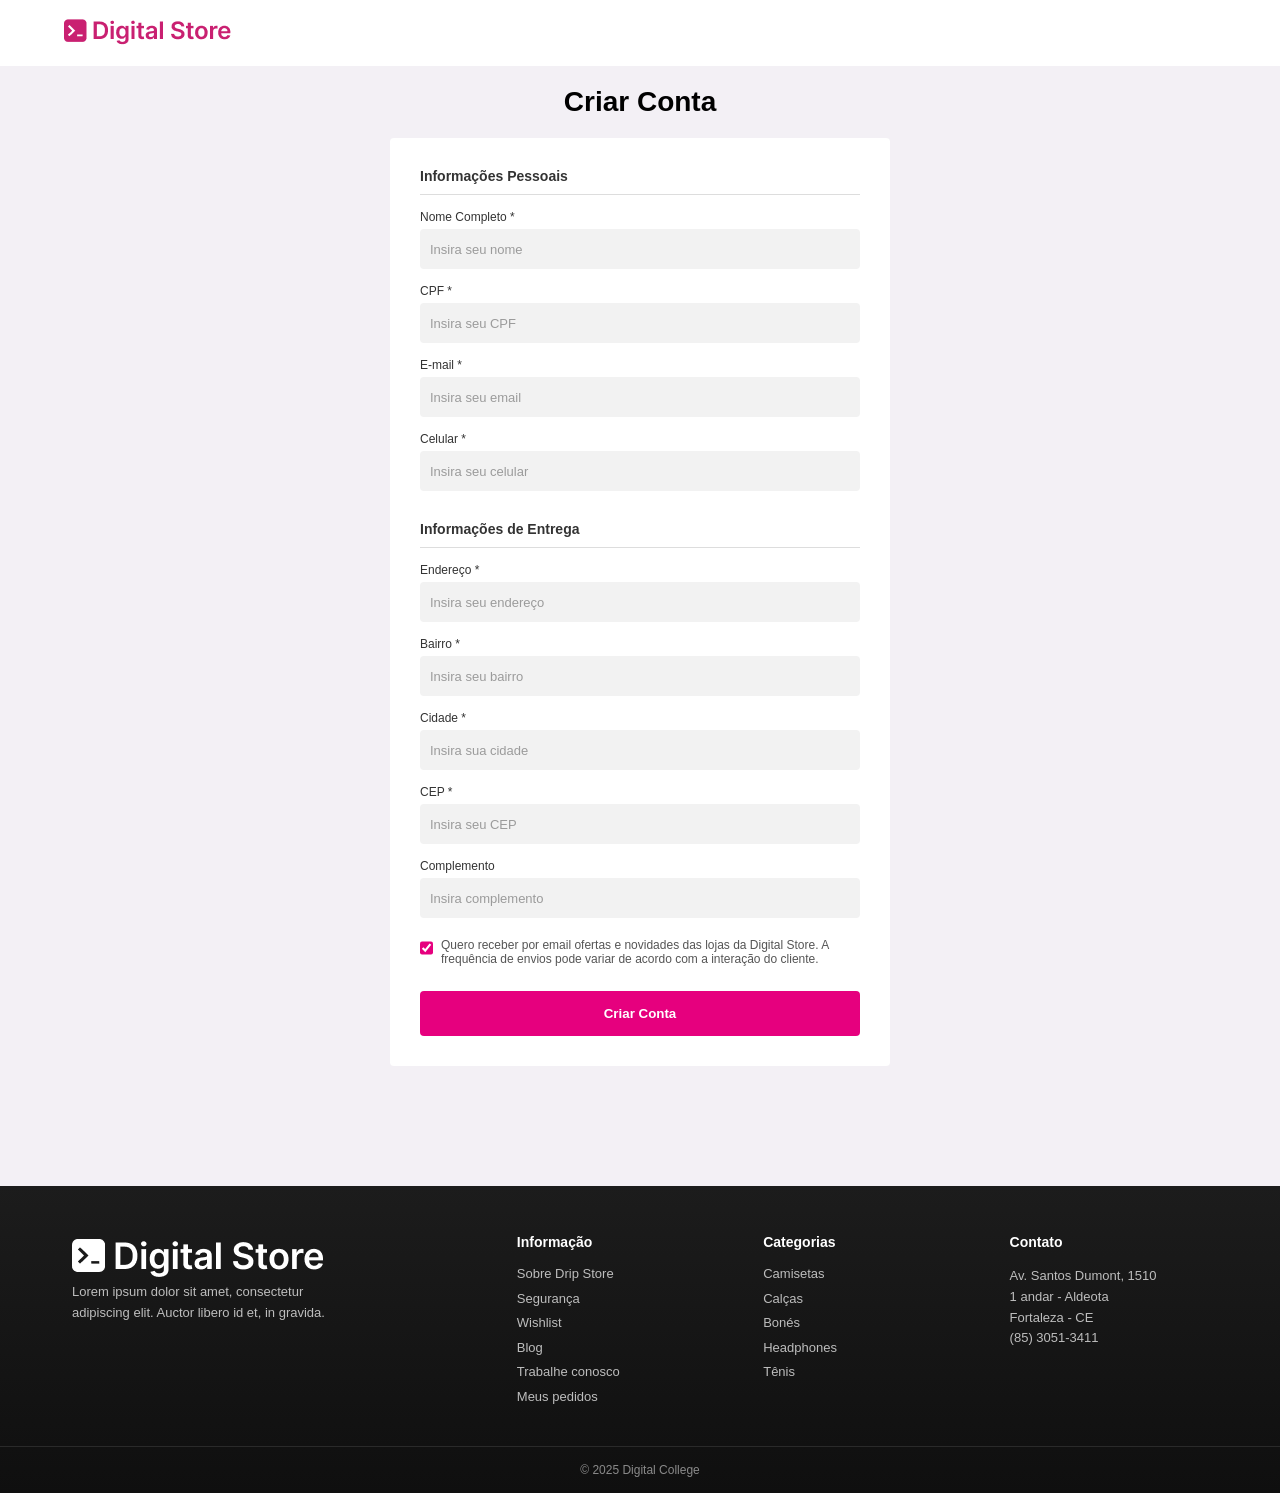
<file: Criarconta.html>
<!DOCTYPE html>
<html lang="pt-br">
<head>
    <meta charset="UTF-8">
    <title>Criar Conta - Digital Store</title>
    <link rel="stylesheet" href="css/Criarconta.css">
</head>
<body>

    <header class="header">
        <span class="logo"><img src="assets/toplogo.png" alt=""></span>
    </header>

    <main class="container">

        <h1>Criar Conta</h1>

        <div class="card">

            <h3 class="section-title">Informações Pessoais</h3>

            <label>Nome Completo *</label>
            <input type="text" placeholder="Insira seu nome">

            <label>CPF *</label>
            <input type="text" placeholder="Insira seu CPF">

            <label>E-mail *</label>
            <input type="email" placeholder="Insira seu email">

            <label>Celular *</label>
            <input type="text" placeholder="Insira seu celular">

            <h3 class="section-title delivery">Informações de Entrega</h3>

            <label>Endereço *</label>
            <input type="text" placeholder="Insira seu endereço">

            <label>Bairro *</label>
            <input type="text" placeholder="Insira seu bairro">

            <label>Cidade *</label>
            <input type="text" placeholder="Insira sua cidade">

            <label>CEP *</label>
            <input type="text" placeholder="Insira seu CEP">

            <label>Complemento</label>
            <input type="text" placeholder="Insira complemento">

            <div class="checkbox-area">
                <input type="checkbox" checked>
                <span>
                    Quero receber por email ofertas e novidades das lojas da Digital Store.
                    A frequência de envios pode variar de acordo com a interação do cliente.
                </span>
            </div>

            <button class="btn">Criar Conta</button>

        </div>

    </main>

    <footer class="footer">
        <div class="footer-container">

            <div class="footer-brand">
                <img src="assets/logo .png" alt="logo">
                <p>
                    Lorem ipsum dolor sit amet, consectetur adipiscing elit.
                    Auctor libero id et, in gravida.
                </p>

                <div class="socials">
                    <a href="#"><i class="fab fa-facebook-f"></i></a>
                    <a href="#"><i class="fab fa-instagram"></i></a>
                    <a href="#"><i class="fab fa-twitter"></i></a>
                </div>

            </div>

            <div class="footer-columns">
                <h4>Informação</h4>
                <a href="#">Sobre Drip Store</a>
                <a href="#">Segurança</a>
                <a href="#">Wishlist</a>
                <a href="#">Blog</a>
                <a href="#">Trabalhe conosco</a>
                <a href="#">Meus pedidos</a>
            </div>

            <div class="footer-columns">
                <h4>Categorias</h4>
                <a href="#">Camisetas</a>
                <a href="#">Calças</a>
                <a href="#">Bonés</a>
                <a href="#">Headphones</a>
                <a href="#">Tênis</a>
            </div>

            <div class="footer-columns">
                <h4>Contato</h4>
                <p>Av. Santos Dumont, 1510<br>1 andar - Aldeota<br>Fortaleza - CE</p>
                <p>(85) 3051-3411</p>
            </div>

        </div>

        <div class="footer-bottom">
            © 2025 Digital College
        </div>
    </footer>

</body>
</html>
</file>
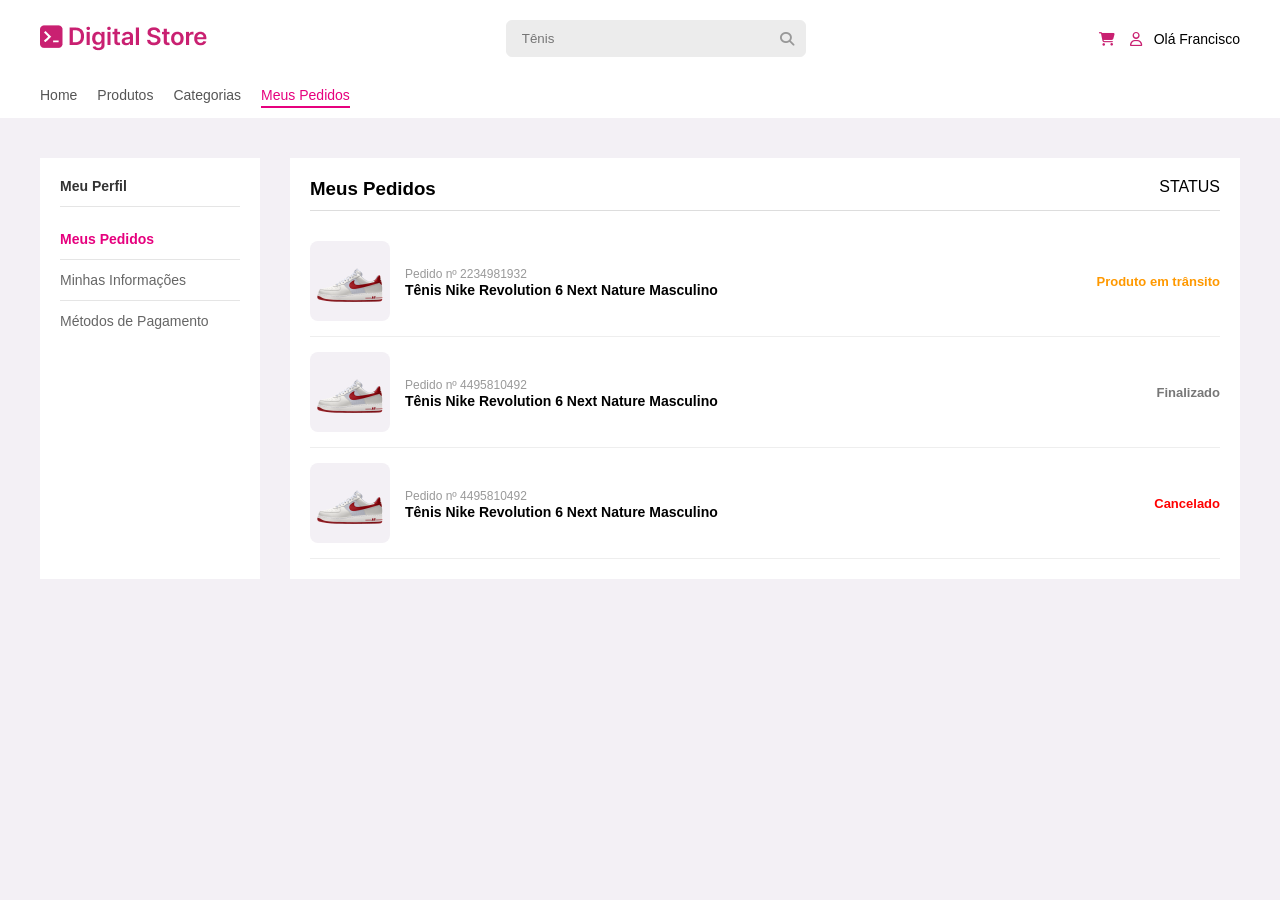
<file: Dashboard.html>
<!DOCTYPE html>
<html lang="pt-br">
<head>
<meta charset="UTF-8">
<title>Meus Pedidos</title>
<link rel="stylesheet" href="css/dashboard.css">
<link rel="stylesheet" href="https://cdnjs.cloudflare.com/ajax/libs/font-awesome/6.5.0/css/all.min.css">
</head>
<body>

<header class="header">
        <span class="logo"><img src="assets/toplogo.png" alt=""></span>
    <div class="search">
        <input type="text" placeholder="Tênis">
        <i class="fa-solid fa-magnifying-glass"></i>
    </div>

    <div class="user-area">
        <span class="cart">
            <i class="fa-solid fa-cart-shopping"></i>
        </span>
        <span class="user">
            <i class="fa-regular fa-user"></i>
            Olá Francisco
        </span>
    </div>
</header>

<nav class="menu">
    <a href="#">Home</a>
    <a href="#">Produtos</a>
    <a href="#">Categorias</a>
    <a href="#" class="active">Meus Pedidos</a>
</nav>

<main class="container">

    <aside class="sidebar">
        <h4>Meu Perfil</h4>
        <a class="active">Meus Pedidos</a>
        <a>Minhas Informações</a>
        <a>Métodos de Pagamento</a>
    </aside>

    <section class="orders">

        <div class="orders-header">
            <h3>Meus Pedidos</h3>
            <span>STATUS</span>
        </div>

        <div class="order-item">
            <div class="product-image">
                <img src="assets/sapatotop.png" alt="">
            </div>
            <div class="order-info">
                <small>Pedido nº 2234981932</small>
                <p>Tênis Nike Revolution 6 Next Nature Masculino</p>
            </div>
            <span class="status transit">Produto em trânsito</span>
        </div>

        <div class="order-item">
            <div class="product-image">
            <img src="assets/sapatotop.png" alt="">
            </div>
            <div class="order-info">
                <small>Pedido nº 4495810492</small>
                <p>Tênis Nike Revolution 6 Next Nature Masculino</p>
            </div>
            <span class="status done">Finalizado</span>
        </div>

        <div class="order-item">
            <div class="product-image">
                <img src="assets/sapatotop.png" alt="">
            </div>
            <div class="order-info">
                <small>Pedido nº 4495810492</small>
                <p>Tênis Nike Revolution 6 Next Nature Masculino</p>
            </div>
            <span class="status cancel">Cancelado</span>
        </div>

    </section>

</main>
</body>
</html>
</file>
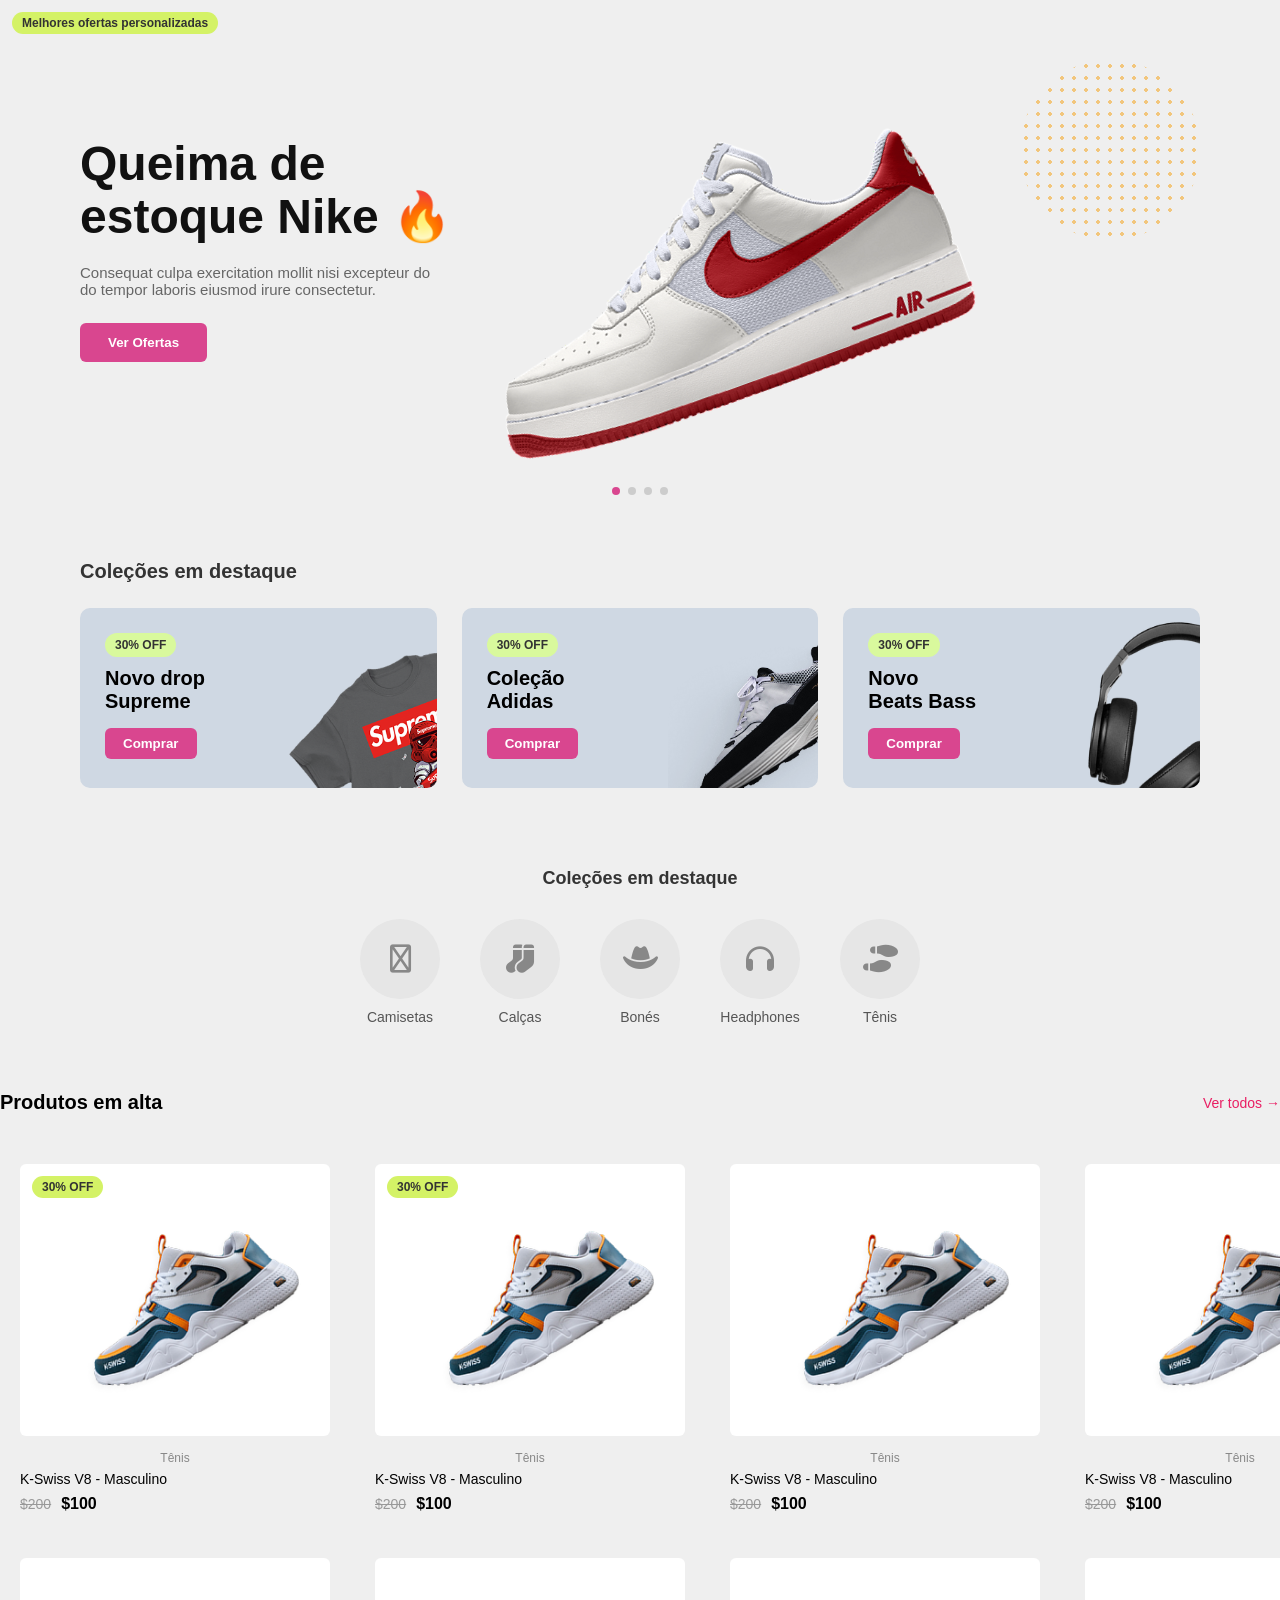
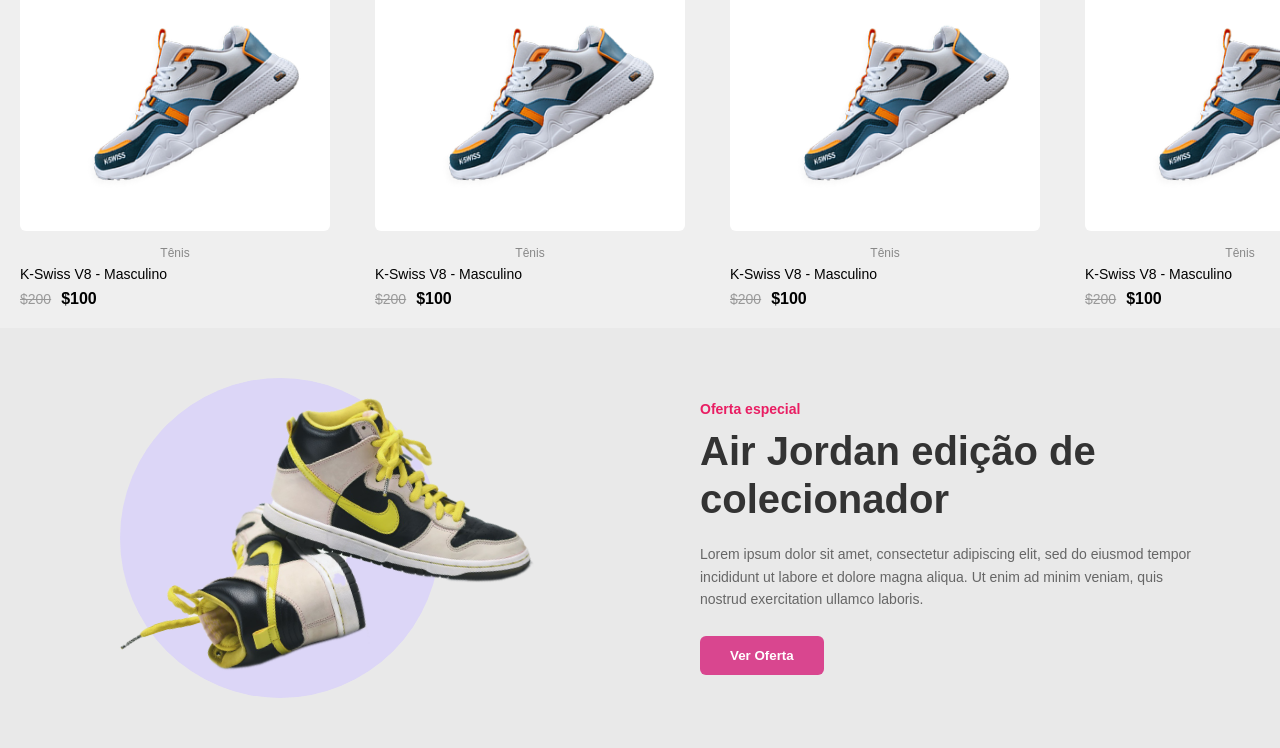
<file: Home.html>
<!DOCTYPE html>
<html lang="pt-br">

<head>
    <meta charset="UTF-8">
    <meta name="viewport" content="width=device-width, initial-scale=1.0">
    <title>Queima de Estoque Nike</title>
    <link rel="stylesheet" href="css/home.css">
    <link rel="stylesheet" href="https://cdnjs.cloudflare.com/ajax/libs/font-awesome/6.5.0/css/all.min.css">
</head>
</head>

<body>

    <section class="hero">

        <div class="hero-content">

            <span class="badge">Melhores ofertas personalizadas</span>

            <h1>
                Queima de<br>
                estoque Nike 🔥
            </h1>

            <p>
                Consequat culpa exercitation mollit nisi excepteur do <br>
                do tempor laboris eiusmod irure consectetur.
            </p>

            <button>Ver Ofertas</button>

        </div>

        <div class="hero-image">
            <img src="assets/sapatotop.png" alt="Tênis Nike">
        </div>

        <div class="dots">
            <span class="active"></span>
            <span></span>
            <span></span>
            <span></span>
        </div>

        <div class="circle-decoration"></div>

    </section>
    <section class="collections">

        <h2>Coleções em destaque</h2>

        <div class="cards">

            <div class="card">
                <span class="discount">30% OFF</span>
                <h3>Novo drop<br>Supreme</h3>
                <button class="card-btn">Comprar</button>
                <img src="assets/camisa.png" alt="">
            </div>

            <div class="card">
                <span class="discount">30% OFF</span>
                <h3>Coleção<br>Adidas</h3>
                <button class="card-btn">Comprar</button>
                <img src="assets/sapato.png" alt="">
            </div>

            <div class="card">
                <span class="discount">30% OFF</span>
                <h3>Novo<br>Beats Bass</h3>
                <button class="card-btn">Comprar</button>
                <img src="assets/fone.png" alt="">
            </div>

        </div>

    </section>

    <section class="categories">

        <h2>Coleções em destaque</h2>

        <div class="category-list">

            <div class="category">
                <i class="fa-regular fa-shirt"></i>
                <p>Camisetas</p>
            </div>

            <div class="category">
                <i class="fa-solid fa-socks"></i>
                <p>Calças</p>
            </div>

            <div class="category">
                <i class="fa-solid fa-hat-cowboy"></i>
                <p>Bonés</p>
            </div>

            <div class="category">
                <i class="fa-solid fa-headphones"></i>
                <p>Headphones</p>
            </div>

            <div class="category">
                <i class="fa-solid fa-shoe-prints"></i>
                <p>Tênis</p>
            </div>

        </div>

    </section>

    <div class="section-header">
        <h2>Produtos em alta</h2>
        <a href="#">Ver todos →</a>
    </div>

    <div class="products-grid">
        <div class="product-card">
            <div class="product-image">
                <span class="badge">30% OFF</span>
                <img src="assets/sapatocard.png" alt="Tênis">
            </div>
            <div class="category">Tênis</div>
            <div class="product-title">K-Swiss V8 - Masculino</div>
            <div class="price">
                <span class="old-price">$200</span>
                <span class="new-price">$100</span>
            </div>
        </div>

        <div class="product-card">
            <div class="product-image">
                <span class="badge">30% OFF</span>
                <img src="assets/sapatocard.png" alt="Tênis">
            </div>
            <div class="category">Tênis</div>
            <div class="product-title">K-Swiss V8 - Masculino</div>
            <div class="price">
                <span class="old-price">$200</span>
                <span class="new-price">$100</span>
            </div>
        </div>

        <div class="product-card">
            <div class="product-image">
                <img src="assets/sapatocard.png" alt="Tênis">
            </div>
            <div class="category">Tênis</div>
            <div class="product-title">K-Swiss V8 - Masculino</div>
            <div class="price">
                <span class="old-price">$200</span>
                <span class="new-price">$100</span>
            </div>
        </div>

        <div class="product-card">
            <div class="product-image">
                <img src="assets/sapatocard.png" alt="Tênis">
            </div>
            <div class="category">Tênis</div>
            <div class="product-title">K-Swiss V8 - Masculino</div>
            <div class="price">
                <span class="old-price">$200</span>
                <span class="new-price">$100</span>
            </div>
        </div>

        <div class="product-card">
            <div class="product-image">
                <img src="assets/sapatocard.png" alt="Tênis">
            </div>
            <div class="category">Tênis</div>
            <div class="product-title">K-Swiss V8 - Masculino</div>
            <div class="price">
                <span class="old-price">$200</span>
                <span class="new-price">$100</span>
            </div>
        </div>

        <div class="product-card">
            <div class="product-image">
                <img src="assets/sapatocard.png" alt="Tênis">
            </div>
            <div class="category">Tênis</div>
            <div class="product-title">K-Swiss V8 - Masculino</div>
            <div class="price">
                <span class="old-price">$200</span>
                <span class="new-price">$100</span>
            </div>
        </div>

        <div class="product-card">
            <div class="product-image">
                <img src="assets/sapatocard.png" alt="Tênis">
            </div>
            <div class="category">Tênis</div>
            <div class="product-title">K-Swiss V8 - Masculino</div>
            <div class="price">
                <span class="old-price">$200</span>
                <span class="new-price">$100</span>
            </div>
        </div>

        <div class="product-card">
            <div class="product-image">
                <img src="assets/sapatocard.png" alt="Tênis">
            </div>
            <div class="category">Tênis</div>
            <div class="product-title">K-Swiss V8 - Masculino</div>
            <div class="price">
                <span class="old-price">$200</span>
                <span class="new-price">$100</span>
            </div>
        </div>

    </div>

    <section class="offer-section">
        <div class="offer-container">

            <div class="offer-image">
                <div class="circle-bg"></div>
                <img src="assets/doublesapato.png" alt="Air Jordan">
            </div>

            <div class="offer-content">
                <div class="offer-badge">Oferta especial</div>
                <h1>Air Jordan edição de colecionador</h1>
                <p>
                    Lorem ipsum dolor sit amet, consectetur adipiscing elit, sed do
                    eiusmod tempor incididunt ut labore et dolore magna aliqua.
                    Ut enim ad minim veniam, quis nostrud exercitation ullamco laboris.
                </p>
                <button>Ver Oferta</button>
            </div>

        </div>
    </section>

</body>

</html>
</file>
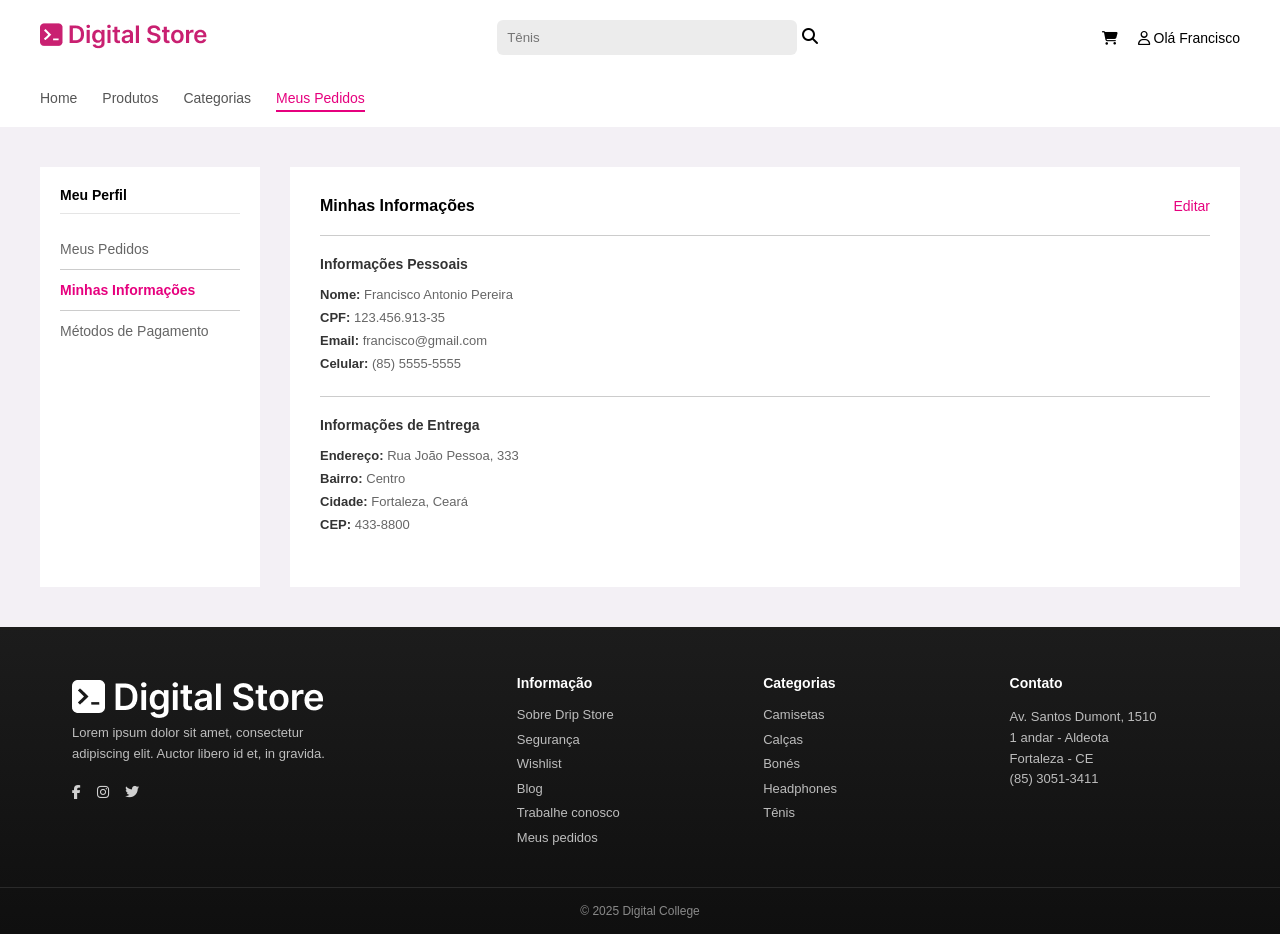
<file: Informacoes.html>
<!DOCTYPE html>
<html lang="pt-br">
<head>
<meta charset="UTF-8">
<title>Minhas Informações</title>
<link rel="stylesheet" href="css/informacoes.css">
<link rel="stylesheet" href="https://cdnjs.cloudflare.com/ajax/libs/font-awesome/6.5.0/css/all.min.css">
</head>
<body>

<header class="header">
        <span class="logo"><img src="assets/toplogo.png" alt=""></span>
    <div class="search">
        <input type="text" placeholder="Tênis">
        <i class="fa-solid fa-magnifying-glass"></i>
    </div>

    <div class="user-area">
        <span class="cart">
            <i class="fa-solid fa-cart-shopping"></i>
        </span>
        <span class="user">
            <i class="fa-regular fa-user"></i>
            Olá Francisco
        </span>
    </div>
</header>

<nav class="menu">
    <a href="#">Home</a>
    <a href="#">Produtos</a>
    <a href="#">Categorias</a>
    <a href="#" class="active">Meus Pedidos</a>
</nav>

<div class="container">

    <aside class="sidebar">
        <h4>Meu Perfil</h4>

        <a href="#">Meus Pedidos</a>
        <a href="#" class="active">Minhas Informações</a>
        <a href="#">Métodos de Pagamento</a>
    </aside>

    <section class="content">

        <div class="content-header">
            <h3>Minhas Informações</h3>
            <a href="#" class="edit">Editar</a>
        </div>

        <div class="info-block">
            <h4>Informações Pessoais</h4>

            <p><strong>Nome:</strong> Francisco Antonio Pereira</p>
            <p><strong>CPF:</strong> 123.456.913-35</p>
            <p><strong>Email:</strong> francisco@gmail.com</p>
            <p><strong>Celular:</strong> (85) 5555-5555</p>
        </div>

        <div class="info-block">
            <h4>Informações de Entrega</h4>

            <p><strong>Endereço:</strong> Rua João Pessoa, 333</p>
            <p><strong>Bairro:</strong> Centro</p>
            <p><strong>Cidade:</strong> Fortaleza, Ceará</p>
            <p><strong>CEP:</strong> 433-8800</p>
        </div>

    </section>

</div>

<footer class="footer">
        <div class="footer-container">

            <div class="footer-brand">
                <img src="assets/logo .png" alt="logo">
                <p>
                    Lorem ipsum dolor sit amet, consectetur adipiscing elit.
                    Auctor libero id et, in gravida.
                </p>

                <div class="socials">
                    <a href="#"><i class="fab fa-facebook-f"></i></a>
                    <a href="#"><i class="fab fa-instagram"></i></a>
                    <a href="#"><i class="fab fa-twitter"></i></a>
                </div>

            </div>

            <div class="footer-columns">
                <h4>Informação</h4>
                <a href="#">Sobre Drip Store</a>
                <a href="#">Segurança</a>
                <a href="#">Wishlist</a>
                <a href="#">Blog</a>
                <a href="#">Trabalhe conosco</a>
                <a href="#">Meus pedidos</a>
            </div>

            <div class="footer-columns">
                <h4>Categorias</h4>
                <a href="#">Camisetas</a>
                <a href="#">Calças</a>
                <a href="#">Bonés</a>
                <a href="#">Headphones</a>
                <a href="#">Tênis</a>
            </div>

            <div class="footer-columns">
                <h4>Contato</h4>
                <p>Av. Santos Dumont, 1510<br>1 andar - Aldeota<br>Fortaleza - CE</p>
                <p>(85) 3051-3411</p>
            </div>

        </div>

        <div class="footer-bottom">
            © 2025 Digital College
        </div>
    </footer>
</body>
</html>
</file>
<file: css/Criarconta.css>
* {
    margin: 0;
    padding: 0;
    box-sizing: border-box;
    font-family: Arial, Helvetica, sans-serif;
}

body {
    background-color: #f3f0f5;
}

.header {
    padding: 1rem 4rem;
    background: #fff;
}

.logo {
    color: #d63384;
    font-weight: bold;
}

.container {
    display: flex;
    flex-direction: column;
    align-items: center;
    margin-bottom: 120px;
}

.container h1 {
    margin: 20px 0;
    font-size: 28px;
    font-weight: bold;
}

.card {
    background: #ffffff;
    width: 500px;
    padding: 30px;
    border-radius: 4px;
}

.section-title {
    font-size: 14px;
    font-weight: bold;
    margin-bottom: 15px;
    padding-bottom: 10px;
    border-bottom: 1px solid #ddd;
    color: #333;
}

.section-title.delivery {
    margin-top: 30px;
}

label {
    font-size: 12px;
    color: #333;
    margin-top: 15px;
    display: block;
}

input {
    width: 100%;
    height: 40px;
    margin-top: 5px;
    padding: 0 10px;
    border: none;
    background-color: #f2f2f2;
    border-radius: 4px;
    font-size: 13px;
}

input::placeholder {
    color: #9b9b9b;
}

.checkbox-area {
    display: flex;
    align-items: flex-start;
    margin-top: 20px;
    font-size: 12px;
    color: #555;
}

.checkbox-area input {
    width: 14px;
    height: 14px;
    margin-right: 8px;
    margin-top: 3px;
    accent-color: #e6007e;
}

.btn {
    width: 100%;
    height: 45px;
    margin-top: 25px;
    background-color: #e6007e;
    color: white;
    border: none;
    border-radius: 4px;
    font-weight: bold;
    cursor: pointer;
    transition: 0.2s;
}

.btn:hover {
    background-color: #cc006d;
}

.footer {
    background: linear-gradient(to bottom,
            #1c1c1c 0%,
            #0f0f0f 100%);
    color: #cfcfcf;
}

.footer-container {
    max-width: 1200px;
    margin: auto;
    padding: 3rem 2rem 2rem;
    display: grid;
    grid-template-columns: 2fr 1fr 1fr 1fr;
    gap: 3rem;
}

.footer-brand .logo {
    color: #fff;
    font-weight: 600;
    display: inline-flex;
    align-items: center;
    gap: .5rem;
    margin-bottom: 1rem;
}

.footer-brand p {
    font-size: 13px;
    line-height: 1.6;
    color: #bdbdbd;
    max-width: 280px;
    margin-bottom: 1.2rem;
}

.socials {
    display: flex;
    gap: 1rem;
}

.socials a {
    color: #fff;
    font-size: 14px;
    opacity: .8;
    text-decoration: none;
}

.socials a:hover {
    opacity: 1;
}


.footer-columns h4 {
    color: #fff;
    font-size: 14px;
    margin-bottom: 1rem;
}

.footer-columns a {
    display: block;
    color: #bdbdbd;
    font-size: 13px;
    text-decoration: none;
    margin-bottom: .6rem;
}

.footer-columns p {
    font-size: 13px;
    line-height: 1.6;
    color: #bdbdbd;
}

.footer-bottom {
    border-top: 1px solid #2a2a2a;
    text-align: center;
    padding: 1rem 0;
    font-size: 12px;
    color: #8a8a8a;
}
</file>
<file: css/dashboard.css>
* {
    margin: 0;
    padding: 0;
    box-sizing: border-box;
    font-family: Arial, sans-serif;
}

body {
    background-color: #f3f0f5;
    display: flex;
    flex-direction: column;
     height: 100%;
    
}

.header {
    display: flex;
    align-items: center;
    justify-content: space-between;
    padding: 20px 40px;
    background: #fff;
}

.logo {
    color: #e6007e;
    font-weight: bold;
}

.search {
    position: relative;
    width: 300px;
}

.search input {
    width: 100%;
    padding: 10px 40px 10px 15px;
    border-radius: 6px;
    border: 1px solid #ececec;
    outline: none;
    background-color: #ececec;
}

.search i {
    position: absolute;
    right: 12px;
    top: 50%;
    transform: translateY(-50%);
    color: #999;
    font-size: 14px;
    cursor: pointer;
}
.user {
    display: flex;
    align-items: center;
    gap: 12px;
}

.user-area {
    display: flex;
    gap: 15px;
    font-size: 14px;
}

.user-area i {
    color: #C92071;
}

.user i {
    color: #C92071;
}

.menu {
    padding: 10px 40px;
    background: white;
    display: flex;
    gap: 20px;
    font-size: 14px;
}

.menu a {
    text-decoration: none;
    color: #555;
}

.menu .active {
    color: #e6007e;
    border-bottom: 2px solid #e6007e;
    padding-bottom: 3px;
}

.container {
    display: flex;
    gap: 30px;
    padding: 40px 40px 70px 40px;
}

.sidebar {
    width: 220px;
    background: #fff;
    padding: 20px;
}

.sidebar h4 {
    font-size: 14px;
    font-weight: 600;
    color: #333;
    padding-bottom: 12px;
    border-bottom: 1px solid #e5e5e5;
    margin-bottom: 12px;
}

.sidebar a {
    display: block;
    font-size: 14px;
    color: #666;
    padding: 12px 0;
    border-bottom: 1px solid #e5e5e5;
}

.sidebar a:last-child {
    border-bottom: none;
}

.sidebar .active {
    color: #e6007e;
    font-weight: 600;
}

.orders {
    flex: 1;
    background: white;
    padding: 20px;
}

.orders-header {
    display: flex;
    justify-content: space-between;
    border-bottom: 1px solid #ddd;
    padding-bottom: 10px;
    margin-bottom: 15px;
}

.order-item {
    display: flex;
    align-items: center;
    justify-content: space-between;
    padding: 15px 0;
    border-bottom: 1px solid #eee;
}

.product-image {
    background-color: #f3f0f5;
    padding: 0px;
    border-radius: 8px;
    display: flex;
    align-items: center;
    justify-content: center;
}

.product-image img {
    width: 80px;
}

.order-info {
    flex: 1;
    margin-left: 15px;
}

.order-info small {
    color: #999;
    font-size: 12px;
}

.order-info p {
    font-size: 14px;
    font-weight: bold;
}

.status {
    font-size: 13px;
    font-weight: bold;
}

.transit {
    color: #ff9900;
}

.done {
    color: #777;
}

.cancel {
    color: red;
}
</file>
<file: css/home.css>
* {
    margin: 0;
    padding: 0;
    box-sizing: border-box;
    font-family: Arial, Helvetica, sans-serif;
}



.hero {
    position: relative;
    width: 100%;
    height: 500px;
    background: #efefef;
    display: flex;
    align-items: center;
    justify-content: space-between;
    padding: 0 80px;
    overflow: hidden;
}

.hero-content {
    max-width: 500px;
}

.badge {
    font-size: 14px;
    color: #f59e0b;
    font-weight: 600;
}

.profile-badge {
    margin: 10px 0 20px;
    display: flex;
    align-items: center;
    gap: -10px;
}

.profile-badge img {
    width: 30px;
    height: 30px;
    border-radius: 50%;
    border: 2px solid #fff;
    margin-left: -10px;
}

.profile-badge span {
    background: #222;
    color: #fff;
    width: 30px;
    height: 30px;
    border-radius: 50%;
    display: flex;
    align-items: center;
    justify-content: center;
    margin-left: -10px;
    font-size: 14px;
}

.hero h1 {
    font-size: 48px;
    font-weight: 800;
    color: #111;
    line-height: 1.1;
    margin-bottom: 20px;
}

.hero p {
    font-size: 15px;
    color: #666;
    margin-bottom: 25px;
}

button {
    background: #d9468f;
    color: #fff;
    border: none;
    padding: 12px 28px;
    border-radius: 6px;
    font-weight: bold;
    cursor: pointer;
    transition: 0.3s;
}

button:hover {
    background: #c02672;
}

.hero-image img {
    width: 600px;
    transform: rotate(-20deg);
    position: relative;
    left: -200px;
}


.dots {
    position: absolute;
    bottom: 20px;
    left: 50%;
    transform: translateX(-50%);
    display: flex;
    gap: 8px;
    margin-bottom: -15px;
}

.dots span {
    width: 8px;
    height: 8px;
    background: #ccc;
    border-radius: 50%;
}

.dots .active {
    background: #d9468f;
}

.circle-decoration {
    position: absolute;
    right: 80px;
    top: 60px;
    width: 180px;
    height: 180px;
    background-image: radial-gradient(#f59e0b 2px, transparent 2px);
    background-size: 12px 12px;
    opacity: 0.5;
    border-radius: 50%;
}

* {
    margin: 0;
    padding: 0;
    box-sizing: border-box;
    font-family: Arial, Helvetica, sans-serif;
}

body {
    background: #efefef;
}


.collections {
    padding: 60px 80px;
}

.collections h2 {
    margin-bottom: 25px;
    font-size: 20px;
    font-weight: 600;
    color: #333;
}

.cards {
    display: flex;
    gap: 25px;
}

.card {
    flex: 1;
    background: #cfd8e3;
    border-radius: 10px;
    padding: 25px;
    position: relative;
    overflow: hidden;
    min-height: 180px;
}

.discount {
    background: #d9f99d;
    color: #333;
    font-size: 12px;
    font-weight: bold;
    padding: 5px 10px;
    border-radius: 20px;
    display: inline-block;
    margin-bottom: 10px;
}

.card h3 {
    font-size: 20px;
    margin-bottom: 15px;
}

.card-btn {
    background: #d9468f;
    border: none;
    padding: 8px 18px;
    border-radius: 6px;
    font-weight: bold;
    cursor: pointer;
}

.card img {
    position: absolute;
    right: -20px;
    bottom: 0;
    width: 170px;
}

.floating-indicator {
    width: 60px;
    height: 35px;
    background: #333;
    color: #fff;
    border-radius: 20px;
    display: flex;
    align-items: center;
    justify-content: center;
    gap: 6px;
    margin: 30px auto;
    box-shadow: 0 4px 10px rgba(0, 0, 0, 0.2);
}

.floating-indicator span {
    font-size: 14px;
    font-weight: bold;
}

.count {
    background: #555;
    width: 20px;
    height: 20px;
    border-radius: 50%;
    display: flex;
    align-items: center;
    justify-content: center;
    font-size: 12px;
}


.categories {
    padding: 20px 80px 60px;
    text-align: center;
}

.categories h2 {
    margin-bottom: 30px;
    font-size: 18px;
    font-weight: 600;
    color: #333;
}

.category-list {
    display: flex;
    justify-content: center;
    gap: 40px;
}

.category {
    text-align: center;
}

.category i {
    width: 80px;
    height: 80px;
    border-radius: 50%;
    background: #e6e6e6;
    display: flex;
    align-items: center;
    justify-content: center;
    font-size: 28px;
    margin-bottom: 10px;
    color: #888;
}

.category p {
    font-size: 14px;
    color: #555;
}

.section-header {
    display: flex;
    justify-content: space-between;
    align-items: center;
    margin-bottom: 30px;
}

.section-header h2 {
    font-size: 20px;
    font-weight: 600;
}

.section-header a {
    text-decoration: none;
    font-size: 14px;
    color: #e91e63;
    font-weight: 500;
}

.products-grid {
    display: grid;
    grid-template-columns: repeat(4, 350px);
    gap: 5px;
}

.product-card {
    background-image: #F5F5F5;
;
    padding: 20px;
    border-radius: 8px;
    transition: 0.3s ease;
    position: relative;
}

.product-card:hover {
    box-shadow: 0 8px 20px rgba(0, 0, 0, 0.08);
}

.product-image {
    background: #ffffff;
    border-radius: 6px;
    padding: 20px;
    position: relative;
    margin-bottom: 15px;
}

.product-image img {
    width: 100%;
    display: block;
}

.badge {
    position: absolute;
    top: 12px;
    left: 12px;
    background: #d4f266;
    color: #333;
    font-size: 12px;
    font-weight: 600;
    padding: 4px 10px;
    border-radius: 20px;
}

.category {
    font-size: 12px;
    color: #888;
    margin-bottom: 6px;
}

.product-title {
    font-size: 14px;
    margin-bottom: 8px;
}

.price {
    display: flex;
    align-items: center;
    gap: 10px;
}

.old-price {
    font-size: 14px;
    color: #999;
    text-decoration: line-through;
}

.new-price {
    font-size: 16px;
    font-weight: bold;
    color: #000;
}

@media (max-width: 1024px) {
    .products-grid {
        grid-template-columns: repeat(2, 1fr);
    }
}

@media (max-width: 600px) {
    body {
        padding: 30px 20px;
    }

    .products-grid {
        grid-template-columns: 1fr;
    }
}

.offer-section {
  background: #e9e9e9;
  padding: 60px 80px;
}

.offer-container {
  display: flex;
  align-items: center;
  justify-content: space-between;
  max-width: 1200px;
  margin: 0 auto;
}

.offer-image {
  position: relative;
  width: 450px;
  height: 300px;
  display: flex;
  align-items: center;
  justify-content: center;
}

.circle-bg {
  position: absolute;
  width: 320px;
  height: 320px;
  background: #dcd6f7;
  border-radius: 50%;
  left: 40px;
}

.offer-image img {
  position: relative;
  width: 420px;
  transform: rotate(-18deg);
  z-index: 2;
}

.offer-content {
  max-width: 500px;
}

.offer-badge {
  color: #e91e63;
  font-size: 14px;
  font-weight: 600;
  margin-bottom: 10px;
}

.offer-content h1 {
  font-size: 40px;
  font-weight: 800;
  color: #333;
  margin-bottom: 20px;
  line-height: 1.2;
}

.offer-content p {
  font-size: 14px;
  color: #666;
  margin-bottom: 25px;
  line-height: 1.6;
}

.offer-content button {
  background: #d9468f;
  color: #fff;
  border: none;
  padding: 12px 30px;
  border-radius: 6px;
  font-weight: bold;
  cursor: pointer;
  transition: 0.3s;
}

.offer-content button:hover {
  background: #c02672;
}

@media (max-width: 900px) {
  .offer-container {
    flex-direction: column;
    text-align: center;
    gap: 40px;
  }

  .circle-bg {
    left: 50%;
    transform: translateX(-50%);
  }

  .offer-image img {
    transform: rotate(-15deg);
  }
}
</file>
<file: css/informacoes.css>
* {
    margin: 0;
    padding: 0;
    box-sizing: border-box;
    font-family: Arial, sans-serif;
}

html,body {
    height: 100%;
}

body {
    background-color: #f3f0f5;
    display: flex;
    flex-direction: column;
    
}

.header {
    display: flex;
    align-items: center;
    justify-content: space-between;
    padding: 20px 40px;
    background: #fff;
}

.logo {
    color: #e6007e;
    font-weight: bold;
    font-size: 20px;
}

.search input {
    width: 300px;
    padding: 10px;
    border-radius: 6px;
    border: none;
    background: #ececec;
}

.user-area {
    display: flex;
    gap: 20px;
    font-size: 14px;
}


.menu {
    display: flex;
    gap: 25px;
    padding: 15px 40px;
    background: #fff;
    font-size: 14px;
}

.menu a {
    text-decoration: none;
    color: #555;
}

.menu .active {
    color: #e6007e;
    border-bottom: 2px solid #e6007e;
    padding-bottom: 4px;
}


.container {
    display: flex;
    gap: 30px;
    padding: 40px;
    flex: 1;
}


.sidebar {
    width: 220px;
    background: #fff;
    padding: 20px;
}

.sidebar h4 {
    font-size: 14px;
    margin-bottom: 15px;
    padding-bottom: 10px;
    border-bottom: 1px solid #e5e5e5;
}

.sidebar a {
    display: block;
    padding: 12px 0;
    font-size: 14px;
    text-decoration: none;
    color: #666;
    border-bottom: 1px solid #cccccc;
}

.sidebar a:last-child {
    border-bottom: none;
}

.sidebar .active {
    color: #e6007e;
    font-weight: bold;
}


.content {
    flex: 1;
    background: #fff;
    padding: 30px;
}

.content-header {
    display: flex;
    justify-content: space-between;
    align-items: center;
   
    margin-bottom: 20px;
}

.content-header h3 {
    font-size: 16px;
}

.edit {
    color: #e6007e;
    text-decoration: none;
    font-size: 14px;
}

.info-block {
    margin-bottom: 25px;
    border-top: 1px solid #cccccc;
    padding-top: 20px;
}

.info-block h4 {
    font-size: 14px;
    margin-bottom: 15px;
    color: #333;
}

.info-block p {
    font-size: 13px;
    color: #666;
    margin-bottom: 8px;
}

.info-block strong {
    color: #333;
}

.footer {
    background: linear-gradient(to bottom,
            #1c1c1c 0%,
            #0f0f0f 100%);
    color: #cfcfcf;
}

.footer-container {
    max-width: 1200px;
    margin: auto;
    padding: 3rem 2rem 2rem;
    display: grid;
    grid-template-columns: 2fr 1fr 1fr 1fr;
    gap: 3rem;
}

.footer-brand .logo {
    color: #fff;
    font-weight: 600;
    display: inline-flex;
    align-items: center;
    gap: .5rem;
    margin-bottom: 1rem;
}

.footer-brand p {
    font-size: 13px;
    line-height: 1.6;
    color: #bdbdbd;
    max-width: 280px;
    margin-bottom: 1.2rem;
}

.socials {
    display: flex;
    gap: 1rem;
}

.socials a {
    color: #fff;
    font-size: 14px;
    opacity: .8;
    text-decoration: none;
}

.socials a:hover {
    opacity: 1;
}


.footer-columns h4 {
    color: #fff;
    font-size: 14px;
    margin-bottom: 1rem;
}

.footer-columns a {
    display: block;
    color: #bdbdbd;
    font-size: 13px;
    text-decoration: none;
    margin-bottom: .6rem;
}

.footer-columns p {
    font-size: 13px;
    line-height: 1.6;
    color: #bdbdbd;
}

.footer-bottom {
    border-top: 1px solid #2a2a2a;
    text-align: center;
    padding: 1rem 0;
    font-size: 12px;
    color: #8a8a8a;
}
</file>
